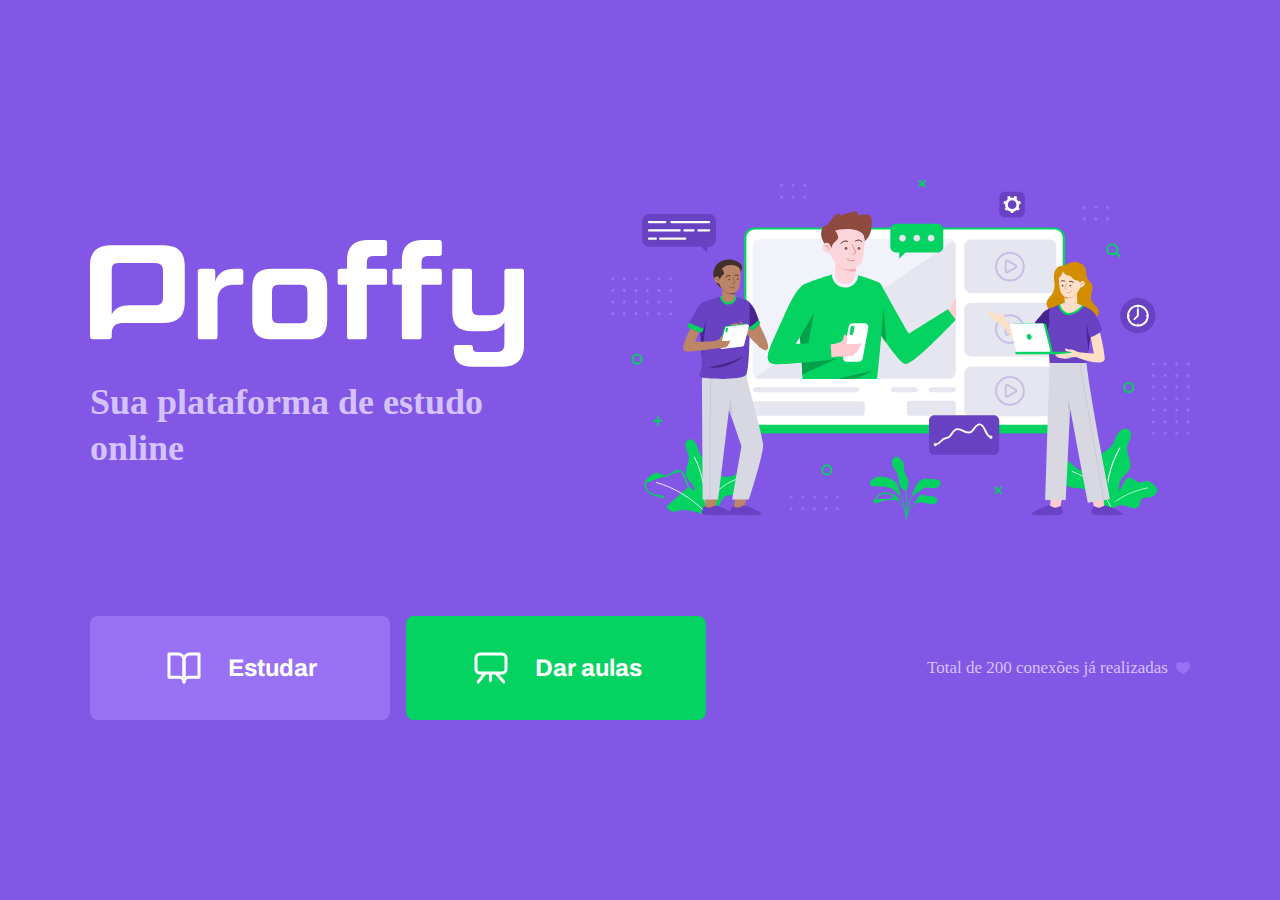
<file: index.html>
<!DOCTYPE html>
<meta lang="pt-br">
<meta http-equiv="Content-Type" content="text/html;charset=UTF-8">
<head>

    <link rel="stylesheet" href="css/style.css">
    <link rel="stylesheet" href="css/assets/page-landing.css">
    <!-- Esta buscando as fontes no google fontes-->
    <link href="https://fonts.googleapis.com/css2?family=Archivo:wght@400;700&amp;
    family=Poppins:wght@400;600&amp;display=swap" rel="stylesheet">
</head>

<body id="page-landing">
        <div id="container">
            <div class="logo-container">
                <img src="imagens/logo.svg" alt="Proffy">
                <h2>Sua plataforma de estudo online</h2>
            </div>

            <img class="image" src="imagens/landing.svg" alt="Plataforma de estudos">

        <div class="buttons">
            <a class="study" href="study.html">
                <img src="imagens/icons/study.svg" alt="Estudar">Estudar
            </a>

            <a class="give-classes" href="/give-classes.html">
                <img src="imagens/icons/give-classes.svg" alt="Dar aulas">Dar aulas
            </a>
        </div>
            <p class="total-connections"> Total de 200 conexões já realizadas
                <img src="imagens/icons/purple-heart.svg" alt="Coração roxo">
            </p>
        </div>
</body>

</body>

</html>
</file>
<file: css/style.css>
:root {
    /* Variaveis para Raiz*/
    --color-background: #F0F0F7;
    --color-primary-lighter: #9871F5;
    --color-primary-light: #916BEA;
    --color-primary: #8257E5;
    --color-primary-dark: #774DD6;
    --color-primary-darker: #6842c2;
    --color-secondary: #04D361;
    --color-secondary-dark: #04BF58;
    --color-title-in-primary: #FFFFFF;
    --color-text-in-primary: #D4C2FF;
    --color-text-title: #32264D;
    --color-text-complement: #9C98A6;
    --color-text-base: #6A6180;
    --color-line-in-white: #E6E6F0;
    --color-input-background: #F8F8FC;
    --color-button-text: #FFFFFF;
    --color-box-base: #FFFFFF;
    --color-box-footer: #FAFAFC;
    --color-small-info: #C1BCCC;

    /*Tamanho da Fonte 16px - 100% - 1rem*/
    font-size: 60%; /* controle das medidas rem */
}

* {
    margin: 0;
    padding: 0;
    box-sizing: border-box; /* Começa contar o preenchimento da caixa pela borda */
}

html,
body{
    height: 100vh;/*Utiliza altura tela*/
}

body{
    background: var(--color-background);
    display: flex;/*Coloca um elemento ao lado do outro*/
    align-items: center;/*Alinha os itens ao centro da caixa*/
    justify-content: center;/*Justifica os conteudos da caixa ao centro*/
}

body,
input,
button,
textarea{
    font: 500 1.6rem Poppins;
    color: var(--color-text-base);
}

#container{
    /*box model - modelo de caixa*/
    /*padding: 10px 40px 60px 2px; sempre no sentido horario*/
    /*Largura*/
    /*width: 300px;*/
    /*Altura*/
    /*height: 300px;*/
    width: 90vw; /*Utiliza altura tela*/
    max-width: 700px;
}
/*vai ser feito quando ultrapassar os 700px*/
@media(min-width: 700px){
    :root{
        font-size: 62.5%; /* todo 1rem vai ser relativo a 10px */
    }
}
</file>
<file: css/assets/page-landing.css>
#page-landing{
    background: var(--color-primary);
}

#page-landing #container{
    color: var(--color-text-in-primary);
}

.logo-container img{
    height: 10rem; /*alterando a altura da imagem*/
}

.logo-container{
    text-align: center; /*Alinha o texto que esta dentro dessa classe e a tag img que herda tambem caracteristicas de teags de textos */
    margin-bottom: 3.2rem;
}

.logo-container h2{
    font-weight: 700;
    font-size: 3.6rem;
    line-height:4.6rem; /*Altura da linha do texto*/
    margin-top: 0.8rem;
}
.image{
    width: 100%; /*mostra a imagem dentro da porcentagem determinada dentro do container pai*/
}

.buttons{
    /*Alinhas os botões ao centro do container*/
    display: flex;
    justify-content: center;
    margin: 3.2rem 0;
}

.buttons a{
    /*Alinhaamento dos elementos a*/
    width: 30rem;/*Largura do botão*/
    height: 10.4rem;/*Altura do botão*/
    border-radius: 0.8rem;
    margin-right: 1.6rem; /*Margin direita do botão*/

    display: flex;/*para conseguir mexer com os itens dentro do botão*/
    align-items: center; /*alinhas todos os itens centralizados uns com os outros dentro da caixa*/
    justify-content: center;/*Alinhar o conteudo do botões ao centro da caixa*/

    font: 700 2.4rem Archivo;

    text-decoration: none; /*Retirar o sublinhado do texto*/

    transition: background 0.2s;/* deixar a transicição quando de cor quando passar o mouse em cima do botão*/

    color: var(--color-button-text);
}
.buttons a img{
    width: 4rem; /*Pegar todas a tags img que estão dentro de buttons e aplicar a largura*/
    margin-right: 2.4rem;
}
.buttons a.study{
    background: var(--color-primary-lighter);
}
.buttons a.study:hover{
background: var(--color-primary-light);
}

.buttons a.give-classes{
    background: var(--color-secondary);
    margin-right: 0; /*Margin direita do botão*/
}

.buttons a.give-classes:hover{
    background: var(--color-secondary-dark);
}

.total-connections{
    font-size: 1.8rem;

    display: flex;
    align-items: center;
    justify-content: center;
}

.total-connections img{
    margin-left: 0.8rem;
}
/*será aplicado as configurações padrões até essa Medida*/
@media(max-width: 699px){
    :root{
        font-size: 40%; /* modificar as medidas rem */
    }
}
/*Sera aplicado apartir dessa largura de tela para cima*/
@media(min-width: 1100px){
    #page-landing #container{/*quando ele verificar que esses ids atingiram 1100px aplica essa parte*/
        max-width: 1100px;
        display: grid;/*Aviso o container que estou utilizando grid*/
        grid-template-columns: 2fr 1fr 2fr;/*Define o fracionamento do grid na tela*/
        grid-template-rows: 350px 1fr; /*Define a largura da linha e qual fracionamento dela*/
        grid-template-areas: /*Define as areas que serão aplicados os respectivos conteudos no fracionamentos columns e rows*/
         "Proffy image image"
         "button button texting";
         /*gap: 60px; /*Para colocar espaçamento entre os grids*/
         column-gap: 87px; /*Aumentar o espaçamento entre as colunas dos grids*/
         row-gap: 86px; /*Aumentar o espaçamento entre as linhas dos grids*/
    }
    .logo-container{
        grid-area: Proffy;
        text-align: initial;
        align-self: center;/*Não deixa o conteudo do grid escapar dos limites e centraliza ele*/
        margin: 0;
    }

    .logo-container img{
        height: 127px;/*Altura do logo*/
    }
    .image{
        grid-area: image;
    }
    .buttons{
        grid-area: button;
        justify-content: flex-start; /*Sobrescreve a primeira configuração e coloca os botões na posição inicial*/
        margin: 0;
    }
    .total-connections{
        grid-area: texting;
        justify-content: flex-end;
        font-size: 1.7rem;
    }

}
</file>
